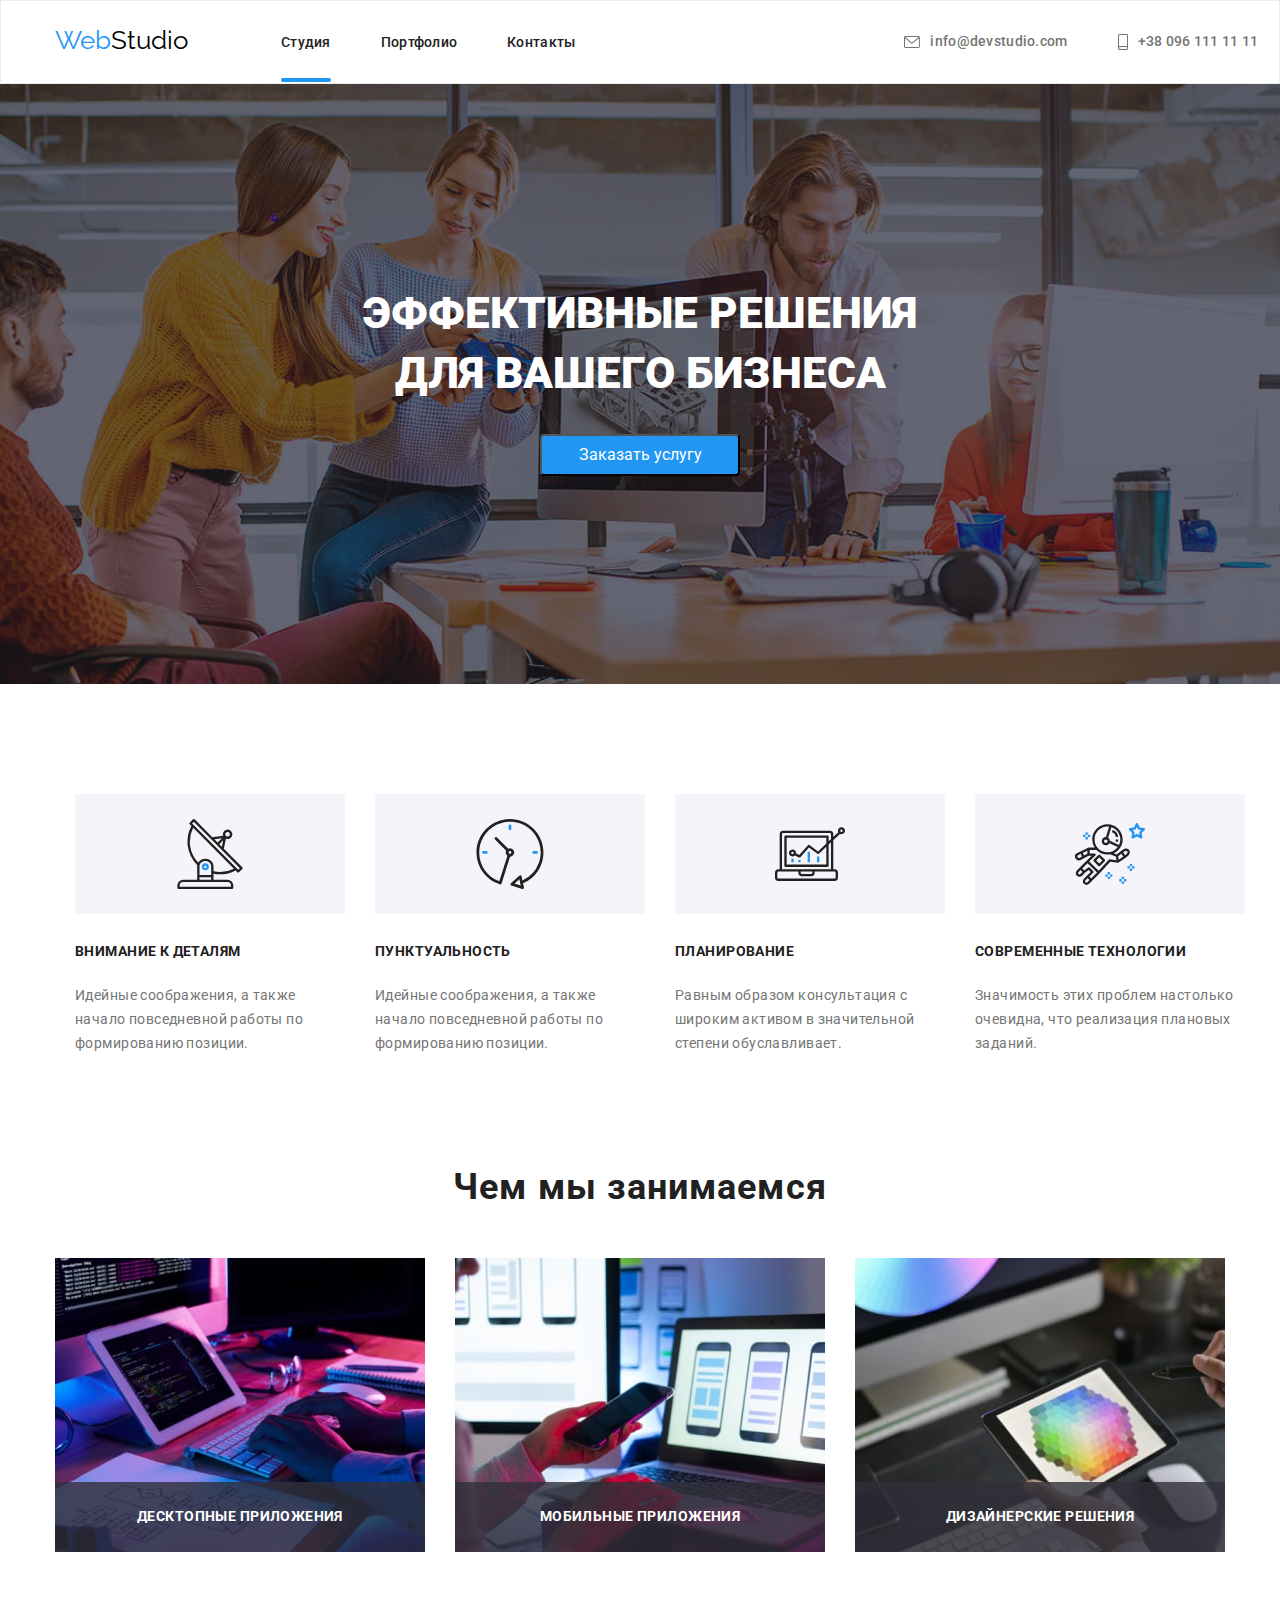
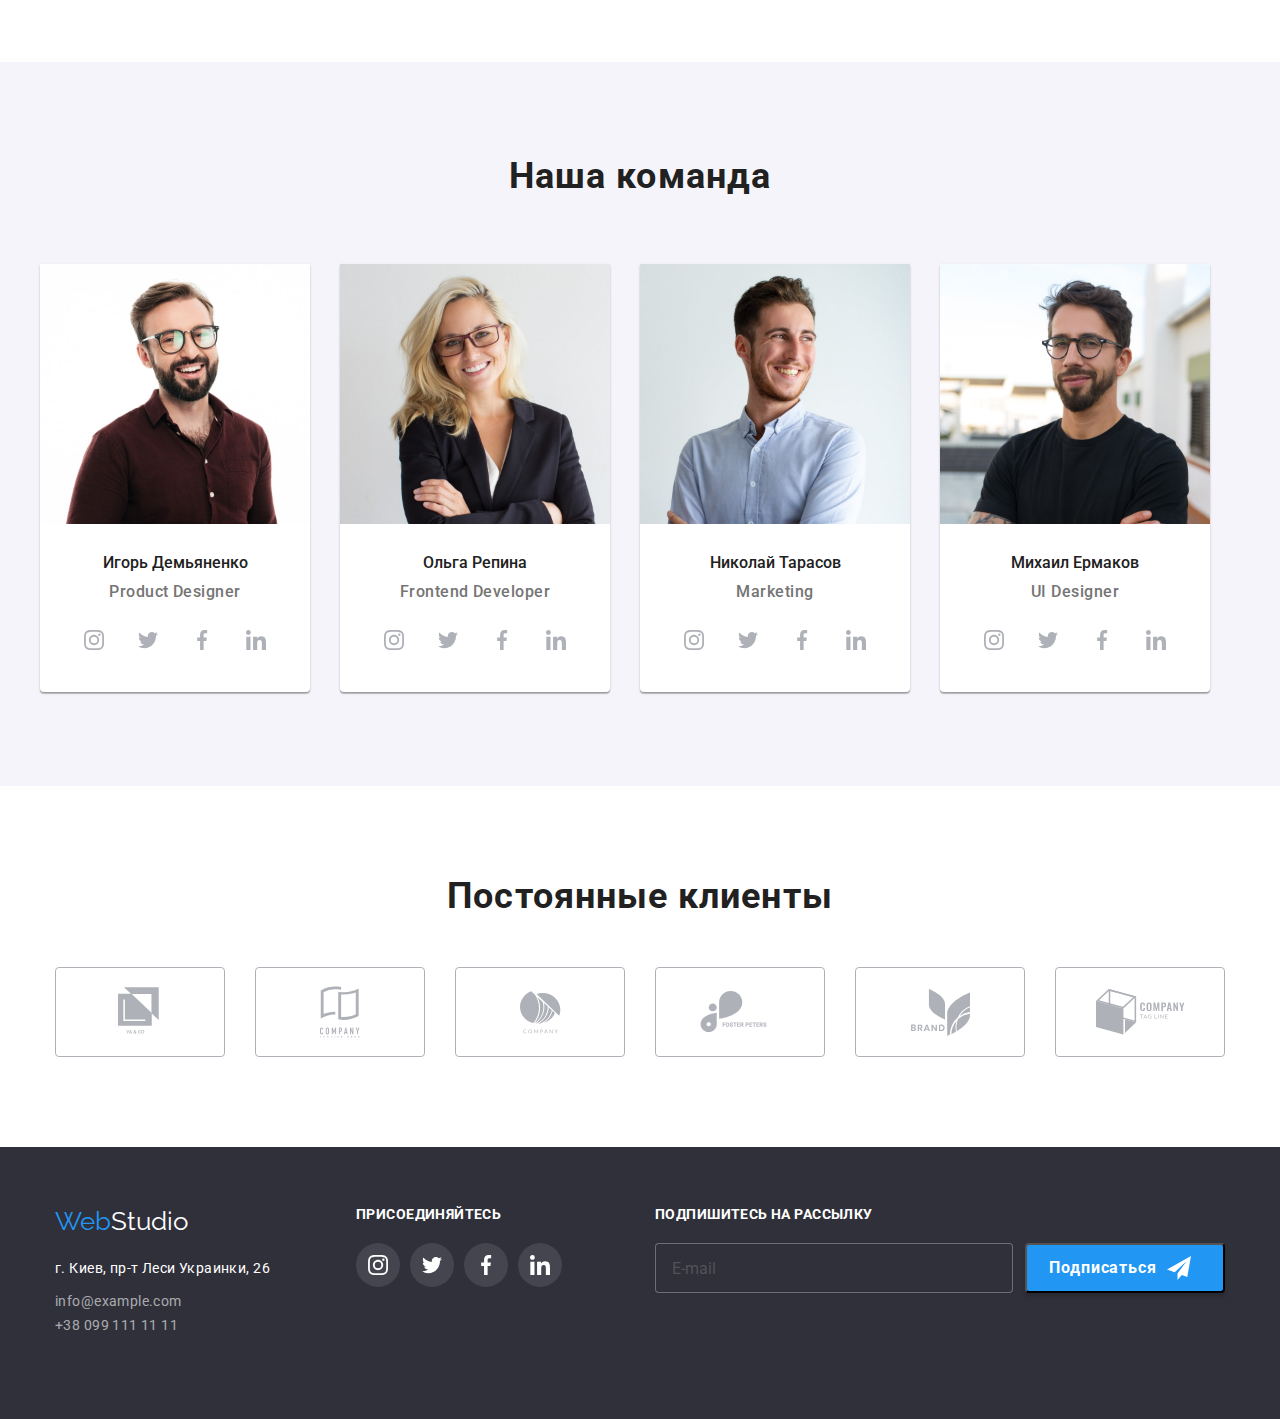
<file: index.html>
<!DOCTYPE html>
<html lang="ru">
<head>
    <meta charset="UTF-8">
    <meta name="viewport" content="width=device-width, initial-scale=1.0">
    <title>WebStudio</title>
    <link rel="preconnect" href="https://fonts.gstatic.com">
    <link href="https://fonts.googleapis.com/css2?family=Raleway:wght@700&family=Roboto:wght@400;500;700;900&display=swap"
      rel="stylesheet">
          <link rel="stylesheet" href="https://cdnjs.cloudflare.com/ajax/libs/modern-normalize/1.0.0/modern-normalize.min.css" />
    <link rel="stylesheet" href="./css/style.css">
    
</head>
<body>
    <!-- Шапка страницы -->
 <header class="header">
  <div class="header container">
     <nav class="site-nav">
     <a class="logo" href="./index.html"><span>Web</span>Studio</a>
    <ul class="menu-nav">
     <li><a class="link current" href="index.html">Студия</a></li>
     <li><a class="link" href="./portfolio.html">Портфолио</a></li>
     <li><a class="link" href="#">Контакты</a></li>
    </ul> 
</nav> 
<div class="container-nav">
     <ul class="nav-contacs">
      <li><a class="contact-item" href="mailto:info@devstudio.com">
        <svg class="link-icon" width="16" height="12">
          <use href="./img/symbol-defs.svg#icon-envelope-hover"></use> 
        </svg> info@devstudio.com</a></li>
      <li><a class="contact-item" href="tel:+380961111111"><svg class="link-icon " width="10" height="16" >
        <use href="./img/symbol-defs.svg#icon-smartphone"></use>
      </svg> +38 096 111 11 11</a></li>
     </ul>
    </div>
    </div>
    </header> 
    
<main>
 <!-- Hero-->
    <section class="hero">
      <div class="hero-container">
        <h1 class="title-hero">Эффективные решения <br> для вашего бизнеса</h1>
        <div class="btn" ><button class="button" href="#" data-modal-open>Заказать услугу</button></div>
        </div>
    </section>

<!-- Особености -->
<section class="features-section">
  <div class="features container">
    <h2> <!-- Особености -->  </h2>
    <ul class="features">
        <li class="features-item">
           <div class="thumb">
          <svg class="features-icon" width="70px" height="70px">
            <use href="./img/symbol-defs.svg#icon-antenna" ></use>
          </svg>
          </div>
        <h3 class="title-features">Внимание к деталям</h3>
        <p class="text-features">Идейные соображения, а также начало повседневной работы по 
        формированию позиции.</p></li>
        <li class="features-item">
          <div class="thumb">
          <svg class="features-icon" width="70px" height="70px">
            <use href="./img/symbol-defs.svg#icon-clock"></use>
          </svg>
          </div>
        <h3 class="title-features">Пунктуальность</h3>
        <p class="text-features">Идейные соображения, а также начало повседневной работы по
        формированию позиции.</p></li>
        <li class="features-item">
          <div class="thumb">
          <svg class="features-icon" width="70px" height="70px">
            <use href="./img/symbol-defs.svg#icon-diagram"></use>
          </svg>
          </div>
        <h3 class="title-features">Планирование</h3>
        <p class="text-features">Равным образом консультация с широким активом в значительной
          степени обуславливает.</p>
        </li>
        <li class="features-item">
          <div class="thumb">
          <svg class="features-icon" width="70px" height="70px">
            <use href="./img/symbol-defs.svg#icon-astronaut"></use>
          </svg>
          </div>
        <h3 class="title-features">Современные технологии</h3>
        <p class="text-features">Значимость этих проблем настолько очевидна, что реализация
     плановых заданий.</p>
        </li>
    </ul>
    </div>
</section>
<!-- Чем занимаемся -->
    <section class="work-section">
      <div class="work container">
      <h2 class="title-work">Чем мы занимаемся</h2>
        <ul class="work-list">
          <li>
          <div class="thumb-work-list"><img src="./img/img1.jpg" alt="пишет код на пк" width="370" height="294" />
          <p class="work-list-title">десктопные приложения</p>
        </div></li>
          <li>
          <div class="thumb-work-list"><img src="./img/img2.jpg" alt="создает дизайн" width="370" height="294" />
            <p class="work-list-title">мобильные приложения</p>
          </div></li>
          <li>
            <div class="thumb-work-list"><img src="./img/img3.jpg" alt="выбирает цветовую палитру" width="370" height="294" />
            <p class="work-list-title">дизайнерские решения</p>
          </div></li> 
        </ul>
        </div>
    </section>
  <!-- Наша команда -->
    <section class="team-section">
      <div class="team-container">
      <h2 class="team-title">Наша команда</h2>
        <ul class="team-list">
          <li><img src="./img/Демьяненко.jpg" alt="#" width="270" height="260">
          <h3 class="teammate-name">Игорь Демьяненко</h3>
          <p class="teammate-name-posittion">Product Designer</p>
          <ul class="social-list">
            <li  class="social-item">
          <a class="socila-link-icon" href="instagram"> <svg class="social-icon">
          <use href="./img/symbol-defs.svg#icon-instagram"></use>
          </svg> </a>
            </li>
          <li class="social-item">
          <a class="socila-link-icon" href="twitter"> <svg class="social-icon">
    <use href="./img/symbol-defs.svg#icon-twitter"></use>
          </svg> </a>
            </li>
          <li class="social-item">
          <a class="socila-link-icon" href="facebook"> <svg class="social-icon">
              <use href="./img/symbol-defs.svg#icon-facebook"></use>
            </svg> </a>
          </li>
          <li class="social-item">
          <a class="socila-link-icon" href="linkedin"> <svg class="social-icon">
              <use href="./img/symbol-defs.svg#icon-linkedin"></use>
            </svg> </a>
          </li>
         </ul>
        </li>
          <li><img src="./img/Репина.jpg" alt="#" width="270" height="260">
          <h3 class="teammate-name">Ольга Репина</h3>
          <p class="teammate-name-posittion">Frontend Developer</p>
        <ul class="social-list">
          <li class="social-item">
            <a class="socila-link-icon" href="instagram"> <svg class="social-icon">
                <use href="./img/symbol-defs.svg#icon-instagram"></use>
              </svg> </a>
          </li>
          <li class="social-item">
            <a class="socila-link-icon" href="twitter"> <svg class="social-icon">
                <use href="./img/symbol-defs.svg#icon-twitter"></use>
              </svg> </a>
          </li>
          <li class="social-item">
            <a class="socila-link-icon" href="facebook"> <svg class="social-icon">
                <use href="./img/symbol-defs.svg#icon-facebook"></use>
              </svg> </a>
          </li>
          <li class="social-item">
            <a class="socila-link-icon" href="linkedin"> <svg class="social-icon">
                <use href="./img/symbol-defs.svg#icon-linkedin"></use>
              </svg> </a>
          </li>
        </ul>
        </li>
          <li><img src="./img/Тарасов.jpg" alt="#" width="270" height="260">
          <h3 class="teammate-name">Николай Тарасов</h3>
          <p class="teammate-name-posittion">Marketing</p>
        <ul class="social-list">
          <li class="social-item">
            <a class="socila-link-icon" href="instagram"> <svg class="social-icon">
                <use href="./img/symbol-defs.svg#icon-instagram"></use>
              </svg> </a>
          </li>
          <li class="social-item">
            <a class="socila-link-icon" href="twitter"> <svg class="social-icon">
                <use href="./img/symbol-defs.svg#icon-twitter"></use>
              </svg> </a>
          </li>
          <li class="social-item">
            <a class="socila-link-icon" href="facebook"> <svg class="social-icon">
                <use href="./img/symbol-defs.svg#icon-facebook"></use>
              </svg> </a>
          </li>
          <li class="social-item">
            <a class="socila-link-icon" href="linkedin"> <svg class="social-icon">
                <use href="./img/symbol-defs.svg#icon-linkedin"></use>
              </svg> </a>
          </li>
        </ul>
        </li>
          <li><img src="./img/Ермаков.jpg" alt="#" width="270" height="260">
          <h3 class="teammate-name">Михаил Ермаков</h3>
          <p class="teammate-name-posittion">UI Designer</p>
        <ul class="social-list">
          <li class="social-item">
            <a class="socila-link-icon" href="instagram"> <svg class="social-icon">
                <use href="./img/symbol-defs.svg#icon-instagram"></use>
              </svg> </a>
          </li>
          <li class="social-item">
            <a class="socila-link-icon" href="twitter"> <svg class="social-icon">
                <use href="./img/symbol-defs.svg#icon-twitter"></use>
              </svg> </a>
          </li>
          <li class="social-item">
            <a class="socila-link-icon" href="facebook"> <svg class="social-icon">
                <use href="./img/symbol-defs.svg#icon-facebook"></use>
              </svg> </a>
          </li>
          <li class="social-item">
            <a class="socila-link-icon" href="linkedin"> <svg class="social-icon">
                <use href="./img/symbol-defs.svg#icon-linkedin"></use>
              </svg> </a>
          </li>
        </ul>
        </li>
        </ul>
        </div>
    </section>
    <!-- Наши клиенты -->
    <section class="partner">
      <div class="container">
      <h1>Постоянные клиенты</h1>
      <ul class="partner-list">
      <li>
        <a class="partner-link-icon" href="ya$co"> <svg class="partner-icon" width="45px" height="50px">
            <use href="./img/symbol-defs.svg#icon-logo-1"></use>
          </svg> </a>
      </li>
      <li>
        <a class="partner-link-icon" href="tagline-here"> <svg class="partner-icon" width="40px" height="52px">
            <use href="./img/symbol-defs.svg#icon-logo-2" ></use>
          </svg> </a>
      </li>
      <li>
        <a class="partner-link-icon" href="company"> <svg class="partner-icon" width="41px" height="43px">
            <use href="./img/symbol-defs.svg#icon-Object" ></use>
          </svg> </a>
      </li>
      <li>
        <a class="partner-link-icon" href="fosterpeters"> <svg class="partner-icon" width="80px" height="42px">
            <use href="./img/symbol-defs.svg#icon-logo-4" ></use>
          </svg> </a>
      </li>
      <li>
        <a class="partner-link-icon" href="brand"> <svg class="partner-icon" width="59px" height="47px">
            <use href="./img/symbol-defs.svg#icon-logo-5" ></use>
          </svg> </a>
      </li>
      <li>
        <a class="partner-link-icon" href="tagline"> <svg class="partner-icon" width="89px" height="46px">
            <use href="./img/symbol-defs.svg#icon-Object-1" ></use>
          </svg> </a>
      </li>
      </ul>
</div>
    </section>
</main>
        <!-- Футер -->
<footer class="footer-section"> 
  <div class="footer container">
    <div class="footer-inf">
    <a class="footer-logo" href="./index.html"><span>Web</span>Studio</a>
  
    <div class="footer-address">
      <address class="address">
        г. Киев, пр-т Леси Украинки, 26
      </address>
    <address class="address-contact">
      <a href="mailto:info@example.com">info@example.com</a> 
      <br><a href="tel:+380991111111">+38 099 111 11 11</a>  
    </address> 
    </div>
    </div>
    <section class="action">
      <p>Присоединяйтесь</p>
      <ul class="footer-social-list">
        <li><a class="footer-link-icon" href="instagram"> <svg class="social-icon">
              <use href="./img/symbol-defs.svg#icon-instagram"></use>
            </svg> </a>
        </li>
        <li><a class="footer-link-icon" href="twitter"> <svg class="social-icon">
              <use href="./img/symbol-defs.svg#icon-twitter"></use>
            </svg> </a></li>
        <li><a class="footer-link-icon" href="facebook"> <svg class="social-icon">
              <use href="./img/symbol-defs.svg#icon-facebook"></use>
            </svg> </a></li>
        <li><a class="footer-link-icon" href="linkedin"> <svg class="social-icon">
              <use href="./img/symbol-defs.svg#icon-linkedin"></use>
            </svg> </a></li>
      </ul>
    </section>

    <section class="footer-form-field">
      <p>подпишитесь на рассылку</p>
<form>
  <label for="mail" class="footer-form-lable"> </label>
  <input type="email" class="footer-form-input" name="mail" id="mail" placeholder="E-mail" />
      <button type="submit" class="subscribe-button"><div class="send-button-container"> Подписаться
        <svg class="send-icon" width="24px" height="24px">
        <use href="./img/defs2.svg#icon-send"></use>
      </svg></div></button>
    </form>
  </section>

    </div>
</footer>

<div class="backdrop is-hidden" data-modal>
  <div class="modal">
    <button class="button-close" data-modal-close><svg class="close-icon" width="18px" height="18px">
      <use href="./img/symbol-defs1.svg#icon-close"></use>
    </svg></button>
<div class="form-speaker">
    <p class="speaker-form-title">Оставьте свои данные, мы вам перезвоним</p>
  <form class="form">
    <div class="form-field">

    <label for="name" class="form-label">
      <span class="form-label-text">Имя</span>
      <input type="text" class="form-input" name="name" id="name" />
    <svg class="label-icon" width="18px" height="18px">
      <use href="./img/defs2.svg#icon-person" ></use></svg>
    </label>
  </div>

<div class="form-field">
  <label for="tel" class="form-label">
    <span class="form-label-text">Телефон</span>
    <input type="tel" class="form-input" name="tel" id="tel" />
  <svg class="label-icon" width="18px" height="18px">
    <use href="./img/defs2.svg#icon-phone"></use>
  </svg>
  </label>
  </div>

<div class="form-field">

  <label for="mail-input" class="form-label">
    <span class="form-label-text">Почта</span>
    <input type="email" class="form-input" name="mail" id="mail-input" />
  <svg class="label-icon" width="18px" height="18px">
    <use href="./img/defs2.svg#icon-email"></use>
  </svg>
  </label>
</div>

  <label for="comment"> 
    <span class="form-label-text">Коментарий</span>
    <textarea class="modal-form-message" name="comment" id="comment" placeholder="Введите текст"></textarea></label>
 
   <input type="checkbox" name="user-policy" value="accept-policy" id="user-policy" class="form-policy visually-hidden" />
  <label for="user-policy" class="form-policy-text"><span class="user-policy-text">Соглашаюсь с рассылкой и принимаю  <a href="#">Условия договора</a></span> </label>
<button class="input-button" type="submit">Отправить</button>

</form>
</div>
</div>
  </div>
  
<script src="./js/modal.js"></script>
</body>
</html>
</file>
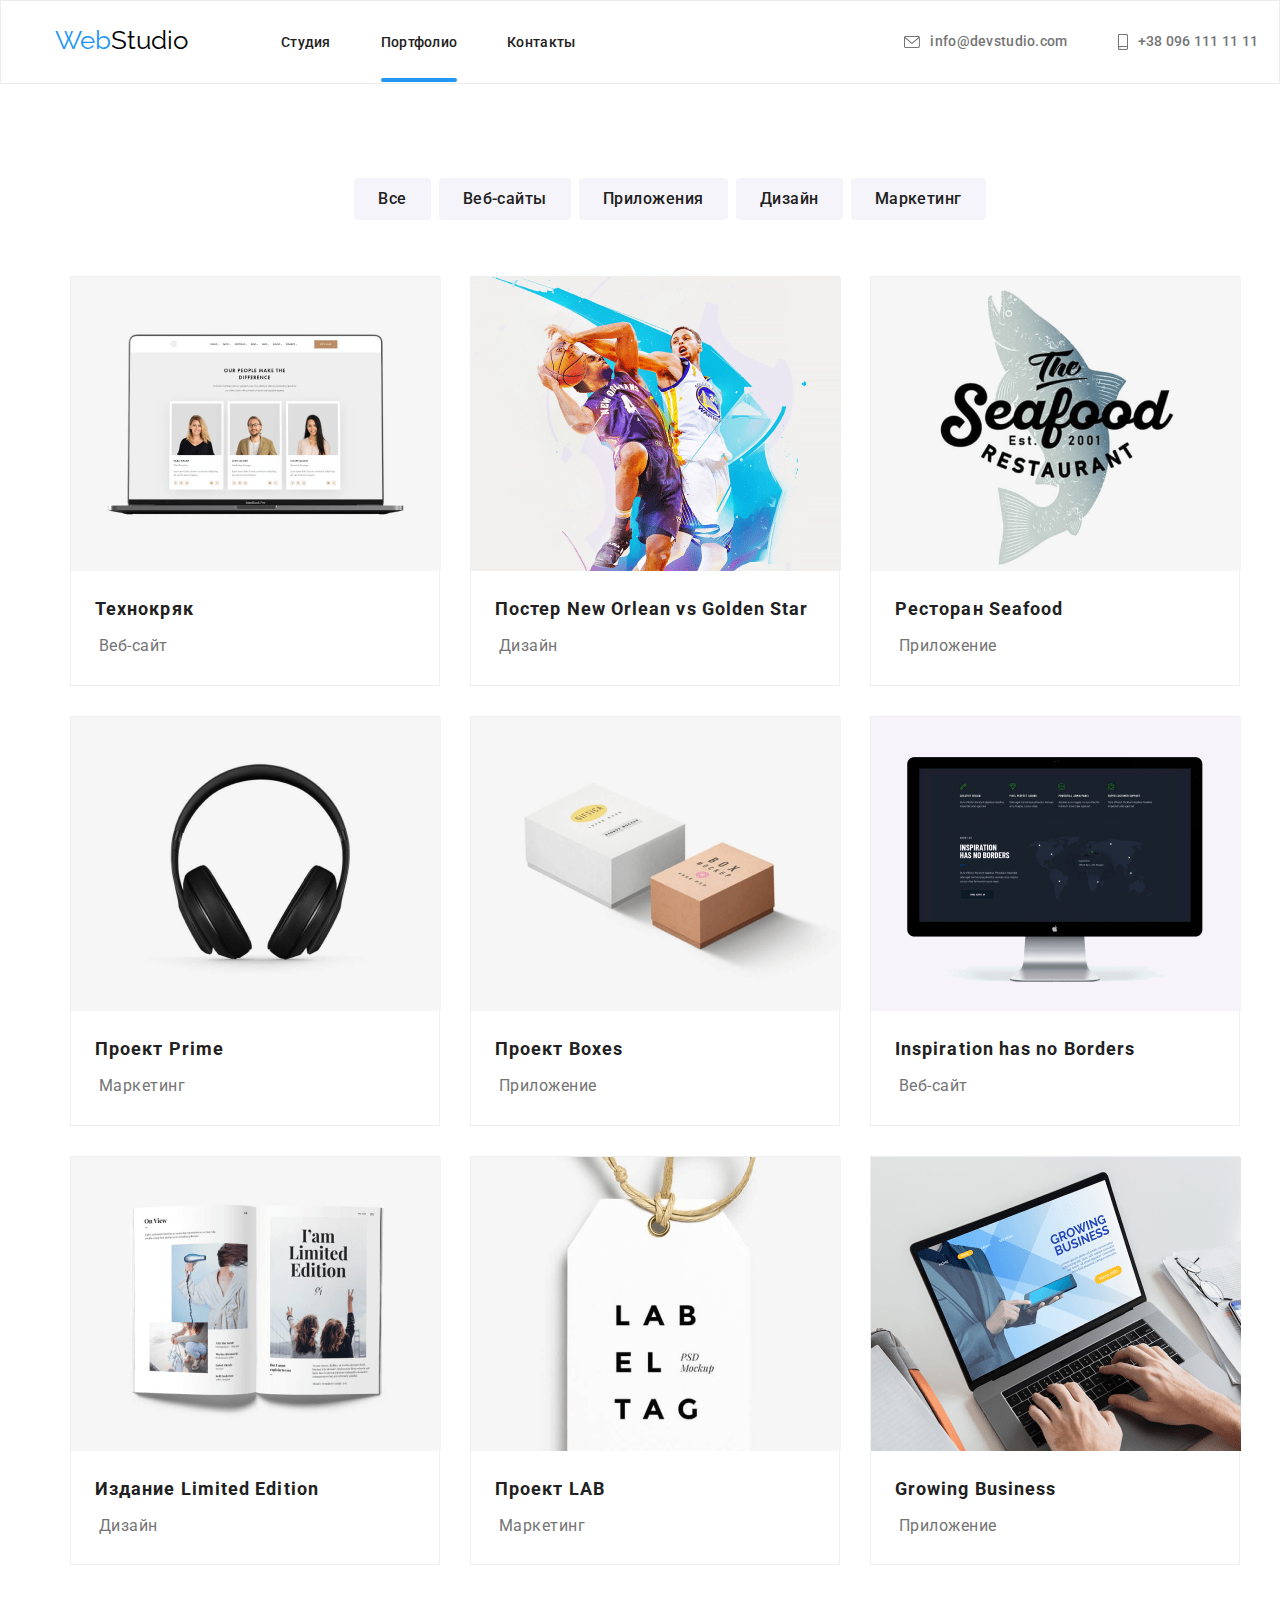
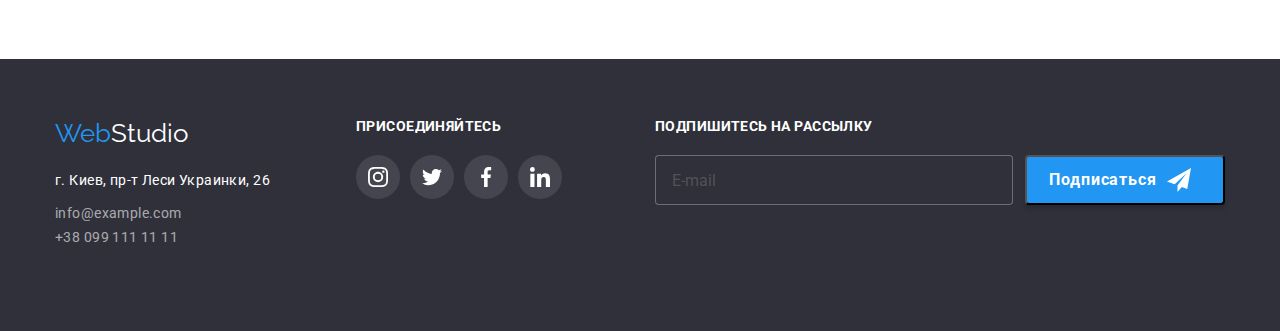
<file: portfolio.html>
<!DOCTYPE html>
<html lang="ru">
<head>
    <meta charset="UTF-8">
    <meta name="viewport" content="width=device-width, initial-scale=1.0">
    <title>Portfolio</title>
    <link rel="preconnect" href="https://fonts.gstatic.com">
    <link href="https://fonts.googleapis.com/css2?family=Raleway:wght@700&family=Roboto:wght@400;500;700;900&display=swap"
        rel="stylesheet">
    <link rel="stylesheet" href="https://cdnjs.cloudflare.com/ajax/libs/modern-normalize/1.0.0/modern-normalize.min.css" />
    <link rel="stylesheet" href="./css/style.css">
    </head>
        <body>
        <!-- Шапка страницы -->
        
    <header class="header">
        <div class="header container">
            <nav class="site-nav">
                <a class="logo" href="./index.html"><span>Web</span>Studio</a>
                <ul class="menu-nav">
                    <li><a class="link" href="index.html">Студия</a></li>
                    <li><a class="link current" href="./portfolio.html">Портфолио</a></li>
                    <li><a class="link" href="#">Контакты</a></li>
                </ul>
            </nav>
        <div class="container-nav">
        <ul class="nav-contacs">
        <li><a class="contact-item" href="mailto:info@devstudio.com">
        <svg class="link-icon" width="16" height="12">
            <use href="./img/symbol-defs.svg#icon-envelope-hover"></use>
        </svg> info@devstudio.com</a></li>
            <li><a class="contact-item" href="tel:+380961111111"><svg class="link-icon" width="10" height="16">
            <use href="./img/symbol-defs.svg#icon-smartphone"></use>
                </svg> +38 096 111 11 11</a></li>
        </ul>
        </div>
    </div>
          
                    </header>
        <main>
            <section class="menu">
                <div class="container">
                <div class="menu-container">
                <ul class="list-menu">
                    <li><button class="button-menu" type="submit">Все </button></li>
                    <li><button class="button-menu" type="submit">Веб-сайты</button></li>
                    <li><button class="button-menu" type="submit">Приложения</button></li>
                    <li><button class="button-menu" type="submit">Дизайн</button></li>
                    <li><button class="button-menu" type="submit">Маркетинг</button></li>
                </ul>
                </div>
        
                <div class="portfolio-container">
            <h1> <!-- Наши работы --> </h1>
        <ul class="portfolio-menu">
            <li  class="item"> <a class="portfolio-item-link" href="#">
                <div class="overlay"> <div class="overlay-text"> <p>Технокряк это современная площадка 
                    распространения коронавируса. Компании используют эту платформу для цифрового
                     шпионажа и атак на защищённые сервера конкурентов.</p> </div>
                    <img src="./img/works/img.png" alt="#" width="370" height="294">
            </div> 
           <div class="container-item"> <h2>Технокряк</h2>
            <p>Веб-сайт</p></div></a>
        </li>
            <li class="item"> <a class="portfolio-item-link" href="#">
                <div class="overlay">
                <div class="overlay-text">
                <p>Технокряк это современная площадка
                    распространения коронавируса. Компании используют эту платформу для цифрового
                    шпионажа и атак на защищённые сервера конкурентов.</p>
                </div>
                <img src="./img/works/img-1.png" alt="#" width="370" height="294"></div>
           <div class="container-item"> <h2>Постер New Orlean vs Golden Star</h2>
            <p>Дизайн</p></div></a>
        </li>     
            <li class="item"> <a class="portfolio-item-link" href="#">
                <div class="overlay">
                    <div class="overlay-text">
                        <p>Технокряк это современная площадка
                            распространения коронавируса. Компании используют эту платформу для цифрового
                            шпионажа и атак на защищённые сервера конкурентов.</p>
                    </div>
                <img src="./img/works/img-2.png" alt="#" width="370" height="294"></div>
           <div class="container-item"> <h2>Ресторан Seafood</h2>
            <p>Приложение</p></div></a>
        </li>     
            <li class="item"> <a class="portfolio-item-link" href="#">
            <div class="overlay">
                <div class="overlay-text">
                    <p>Технокряк это современная площадка
                        распространения коронавируса. Компании используют эту платформу для цифрового
                        шпионажа и атак на защищённые сервера конкурентов.</p>
                </div>
                <img src="./img/works/img-3.png" alt="#" width="370" height="294"></div>
           <div class="container-item"> <h2>Проект Prime</h2>
            <p>Маркетинг</p></div></a>
        </li>        
            <li class="item"> <a class="portfolio-item-link" href="#">
            <div class="overlay">
                <div class="overlay-text">
                    <p>Технокряк это современная площадка
                        распространения коронавируса. Компании используют эту платформу для цифрового
                        шпионажа и атак на защищённые сервера конкурентов.</p>
                </div>
                <img src="./img/works/img-4.png" alt="#" width="370" height="294"></div>
           <div class="container-item"> <h2>Проект Boxes</h2>
            <p>Приложение</p></div></a>
        </li>
            <li class="item"> <a class="portfolio-item-link" href="#">
        <div class="overlay">
            <div class="overlay-text">
                <p>Технокряк это современная площадка
                    распространения коронавируса. Компании используют эту платформу для цифрового
                    шпионажа и атак на защищённые сервера конкурентов.</p>
            </div>
            <img src="./img/works/img-5.png" alt="#" width="370" height="294"></div>
            <div class="container-item"> <h2>Inspiration has no Borders</h2>
            <p>Веб-сайт</p></div></a>
        </li>                      
            <li class="item"> <a class="portfolio-item-link" href="#">
        <div class="overlay">
            <div class="overlay-text">
                <p>Технокряк это современная площадка
                    распространения коронавируса. Компании используют эту платформу для цифрового
                    шпионажа и атак на защищённые сервера конкурентов.</p>
            </div>
            <img src="././img/works/img-6.png" alt="#" width="370" height="294"></div>
        <div class="container-item">  <h2>Издание Limited Edition</h2>
            <p>Дизайн</p></div></a>
        </li>                           
            <li class="item"> <a class="portfolio-item-link" href="#">
        <div class="overlay">
            <div class="overlay-text">
                <p>Технокряк это современная площадка
                    распространения коронавируса. Компании используют эту платформу для цифрового
                    шпионажа и атак на защищённые сервера конкурентов.</p>
            </div>
            <img src="./img/works/img-7.png" alt="#" width="370" height="294"></div>
            <div class="container-item"><h2>Проект LAB</h2>
            <p>Маркетинг</p></div></a>
        </li>                               
            <li class="item"> <a class="portfolio-item-link" href="#">
        <div class="overlay">
            <div class="overlay-text">
                <p>Технокряк это современная площадка
                    распространения коронавируса. Компании используют эту платформу для цифрового
                    шпионажа и атак на защищённые сервера конкурентов.</p>
            </div>
            <img src="./img/works/img-8.png" alt="#" width="370" height="294"></div>
            <div class="container-item"><h2>Growing Business</h2>
            <p>Приложение</p></div></a>
        </li>
        </ul>
        </div>
        </div>
        </section>
    </main>
        <footer class="footer-section">
            <div class="footer container">
                <div class="footer-inf">
                    <a class="footer-logo" href="./index.html"><span>Web</span>Studio</a>
        
                    <div class="footer-address">
                        <address class="address">
                            г. Киев, пр-т Леси Украинки, 26
                        </address>
                        <address class="address-contact">
                            <a href="mailto:info@example.com">info@example.com</a>
                            <br><a href="tel:+380991111111">+38 099 111 11 11</a>
                        </address>
                    </div>
                </div>
                <section class="action">
                    <p>Присоединяйтесь</p>
                    <ul class="footer-social-list">
                        <li><a class="footer-link-icon" href="instagram"> <svg class="social-icon">
                                    <use href="./img/symbol-defs.svg#icon-instagram"></use>
                                </svg> </a>
                        </li>
                        <li><a class="footer-link-icon" href="twitter"> <svg class="social-icon">
                                    <use href="./img/symbol-defs.svg#icon-twitter"></use>
                                </svg> </a></li>
                        <li><a class="footer-link-icon" href="facebook"> <svg class="social-icon">
                                    <use href="./img/symbol-defs.svg#icon-facebook"></use>
                                </svg> </a></li>
                        <li><a class="footer-link-icon" href="linkedin"> <svg class="social-icon">
                                    <use href="./img/symbol-defs.svg#icon-linkedin"></use>
                                </svg> </a></li>
                    </ul>
                </section>
                <section class="footer-form-field">
                    <p>подпишитесь на рассылку</p>
                    <form>
                        <label for="mail" class="footer-form-lable"> </label>
                        <input type="email" class="footer-form-input" name="mail" id="mail" placeholder="E-mail" />
                        <button type="submit" class="subscribe-button">
                            <div class="send-button-container"> Подписаться
                                <svg class="send-icon" width="24px" height="24px">
                                    <use href="./img/defs2.svg#icon-send"></use>
                                </svg>
                            </div>
                        </button>
                    </form>
                </section>
            </div>
        </footer>
        </body>
        </html>
</file>
<file: css/style.css>
:root {
  --primary-text-color: #212121;
  --title-text-color: #757575;
  --accent-color: #2196f3;
  --timing-function: cubic-bezier(0.4, 0, 0.2, 1);
}
*,
*::before,
*::after {
  box-sizing: border-box;
}

img {
  display: block;
}

body {
  font-family: Roboto, sans-serif;
}
.container {
  width: 1200px;
  padding-left: 15px;
  padding-right: 15px;
  margin: 0 auto;
}
/* <!============ Header =============*/

.header .container {
  display: flex;
  align-items: center;
  border: none;
}
.header {
  display: flex;
  align-items: center;
  border: 1px solid #ececec;
}

.site-nav {
  display: flex;
}

.logo {
  text-decoration: none;
  color: #000000;
  font-size: 26px;
  height: 1.19;
  font-family: Raleway, sans-serif;
  font-size: 26px;
  line-height: 1.19;
  padding-top: 24px;
}

.logo span {
  color: var(--accent-color);
}
.footer-logo {
  text-decoration: none;
  color: #ffffff;
  font-size: 26px;
  height: 1.19;
  font-family: Raleway, sans-serif;

  display: inline-block;
}
.footer-logo span {
  color: var(--accent-color);
}

.link:hover,
.link:focus {
  color: var(--accent-color);
}
.link {
  text-decoration: none;
  color: var(--primary-text-color);
  font-size: 14px;
  font-weight: 500;
  line-height: 1.14;
  letter-spacing: 0.02em;

  padding-top: 32px;
  padding-bottom: 32px;

  position: relative;
  transition-duration: 250ms;
  transition-timing-function: var(--timing-function);
}
li {
  list-style-type: none;
}
.nav-contacs a {
  text-decoration: none;
  color: var(--title-text-color);
  font-size: 14px;
  font-weight: 500;
  line-height: 1.14;
  letter-spacing: 0.02em;
}
.nav-contacs {
  display: flex;
  margin-top: 0px;
  margin-bottom: 0px;
  min-width: 360px;
  padding: 0px;
}

.container-nav {
  padding-left: 329px;
  padding-top: 32px;
  padding-bottom: 32px;
}

.nav-contacs :not(:first-child) {
  margin-left: 50px;
}

.menu-nav {
  display: flex;
  margin: 0px;
  padding-top: 32px;
  padding-bottom: 32px;
  padding-left: 93px;
}

.menu-nav :not(:first-child) {
  margin-left: 50px;
}
.nav-contacs a:hover,
.nav-contacs a:focus {
  color: var(--accent-color);
}

h1,
h2,
h3,
p {
  color: var(--primary-text-color);
}
.contact-item {
  display: flex;
  align-items: center;
  justify-content: flex-end;

  transition-duration: 250ms;
  transition-timing-function: var(--timing-function);
}
.link-icon {
  margin-right: 10px;
  fill: currentColor;
}
.link.current::after {
  content: "";
  display: block;
  width: 100%;
  height: 4px;
  border-radius: 2px;
  background-color: var(--accent-color);

  position: absolute;
  left: 0px;
  bottom: 0px;
}
/* =======================ouer team===============  */

.team-title {
  font-weight: bold;
  font-size: 36px;
  line-height: 1.16;
  letter-spacing: 0.03em;
  text-align: center;

  margin: 0px;
}
.team-list p {
  color: var(--title-text-color);
  font-size: 16px;
  font-weight: 500;
  line-height: 1.18;
  letter-spacing: 0.03em;

  padding-top: 10px;
  margin: 0px;
}
.team-list h3 {
  font-weight: 500;
  font-size: 16px;
  line-height: 1.18;

  padding-top: 30px;
  margin: 0px;
}
.team-list > li:not(:last-child) {
  margin-right: 30px;
}
.team-section {
  text-align: center;
  background-color: #f5f4fa;
  padding-left: 15px;
  padding-right: 15px;
  padding-bottom: 94px;
  padding-top: 94px;
}
.team-container {
  width: 1200px;
  margin-left: auto;
  margin-right: auto;
}
.team-list {
  display: flex;
  align-items: center;
  margin-bottom: 0px;

  padding-left: 0px;
  padding-top: 50px;
}
.team-list > li {
  background-color: #ffffff;
  box-shadow: 0px 1px 3px rgba(0, 0, 0, 0.12), 0px 1px 1px rgba(0, 0, 0, 0.14),
    0px 2px 1px rgba(0, 0, 0, 0.2);
  border-radius: 0px 0px 4px 4px;
}
.social-list {
  display: flex;
  justify-content: space-between;
  margin: 0px;
  padding: 16px 32px 30px 32px;
}
.socila-link-icon {
  display: flex;
  justify-content: center;
  align-items: center;
  text-decoration: none;

  color: #afb1b8;
  width: 44px;
  height: 44px;
  border-radius: 50%;

  transition-duration: 250ms;
  transition-timing-function: var(--timing-function);
}
.social-icon {
  fill: currentColor;
  width: 20px;
  height: 20px;
}
.socila-link-icon:hover,
.socila-link-icon:focus {
  background-color: var(--accent-color);
  color: #ffffff;
}

/* =======================footer=====================  */
.footer-address {
  padding-top: 20px;
}
.footer-section {
  background-color: #2f303a;
  display: flex;
  align-items: center;
  padding: 60px 0;
}
.footer-section .container {
  display: flex;
}
footer {
  min-height: 252px;
}

.footer-inf {
  display: block;
  min-width: 231px;
}

.address {
  font-style: normal;
  color: #ffffff;
  font-size: 14px;
  line-height: 1.71;
  letter-spacing: 0.03em;
}
.address-contact a {
  text-decoration: none;
  color: rgba(255, 255, 255, 0.6);
  font-style: normal;
  font-size: 14px;
  line-height: 1.71;
  letter-spacing: 0.03em;
}

.address-contact {
  padding-top: 9px;
}
.footer-link-icon {
  display: flex;
  justify-content: center;
  align-items: center;
  text-decoration: none;
  background-color: rgba(255, 255, 255, 0.1);
  color: #ffffff;
  width: 44px;
  height: 44px;
  border-radius: 50%;

  transition-duration: 250ms;
  transition-timing-function: var(--timing-function);
}
.footer-icon {
  fill: currentColor;
  width: 20px;
  height: 20px;
}
.footer-link-icon:hover,
.footer-link-icon:focus {
  background-color: var(--accent-color);
  color: #ffffff;
}
.action {
  display: inline-block;
  padding-bottom: 72px;
  padding-left: 70px;
}
.action p {
  margin: 0;
  color: #ffffff;
  font-size: 14px;
  font-weight: 700;
  line-height: 1.14;
  letter-spacing: 0.03em;
  text-align: left;
  text-transform: uppercase;

  padding-bottom: 20px;
}
.footer-social-list {
  display: flex;
  justify-content: center;
  align-items: center;
  margin: 0px;
  padding: 0px;
}
.footer-social-list > li:not(:last-child) {
  margin-right: 10px;
}

.footer-form-field {
  position: relative;
  min-width: 570px;
  margin-left: 93px;
  justify-content: space-around;
}
.footer-form-field form {
  display: flex;
  justify-content: space-between;
}

.footer-form-field p {
  font-size: 14px;
  font-weight: 700;
  line-height: 1.14;
  letter-spacing: 0.03em;
  text-align: left;
  text-transform: uppercase;
  color: #ffffff;
  margin: 0px;
  padding: 0 0 20px;
}
.subscribe-button {
  min-width: 200px;
  height: 50px;
  font-weight: bold;
  font-size: 16px;
  line-height: 1.87;
  letter-spacing: 0.06em;

  padding: 0;
  margin-left: 12px;

  color: #ffffff;
  background-color: var(--accent-color);
  box-shadow: 0px 4px 4px rgba(0, 0, 0, 0.15);
  border-radius: 4px;
}

.send-button-container {
  display: flex;
  justify-content: center;
  align-items: center;
}
.send-icon {
  margin: 10px;
}

.footer-form-input {
  min-width: 358px;
  height: 50px;
  padding-top: 15px;
  padding-bottom: 15px;
  padding-left: 16px;
  background: #2f303a;

  border: 1px solid rgba(255, 255, 255, 0.3);
  box-sizing: border-box;
  /*filter: drop-shadow(0px 4px 4px rgba(0, 0, 0, 0.15));*/
  border-radius: 4px;
}

input[type="email"]:focus {
  color: #ffffff;
}

.footer-form-lable {
  position: absolute;
  top: 35%;
  left: 109px;
  color: rgba(255, 255, 255, 0.6);
}
/*===========Partner================*/

.partner {
  padding-bottom: 90px;
  padding-top: 90px;
}
.partner h1 {
  font-size: 36px;
  font-style: normal;
  font-weight: 700;
  line-height: 1.16;
  letter-spacing: 0.03em;
  text-align: center;
  padding-bottom: 50px;
  margin: 0;
}
.partner-list {
  display: flex;
  align-items: center;
  margin: 0;
  padding: 0;
}
.partner-list > li:not(:last-child) {
  margin-right: 30px;
}

.partner-link-icon {
  display: flex;
  justify-content: center;
  align-items: center;
  border: 1px solid #afb1b8;
  border-radius: 4px;
  fill: #afb1b8;
  width: 170px;
  height: 90px;

  transition-duration: 250ms;
  transition-timing-function: var(--timing-function);
}

.partner-icon :nth-child {
  width: 44px;
  height: 49px;
}

.partner-link-icon:hover,
.partner-link-icon:focus {
  fill: var(--accent-color);
  border: 1px solid var(--accent-color);
  border-radius: 4px;
}

/* =================hero============ */
.hero a {
  font-weight: bold;
  font-size: 16px;
  line-height: 1.87;
  letter-spacing: 0.06em;
}
.btn .button {
  display: inline-block;
  min-width: 200px;
  padding: 10px 32px;
  text-decoration: none;
  border-radius: 4px;
  background-color: var(--accent-color);
  color: #ffffff;
}
.btn {
  padding-bottom: 200;
}
.hero {
  max-width: 1600px;
  text-align: center;
  min-height: 600px;
  background: #c4c4c4;
  background-image: linear-gradient(
      rgba(47, 48, 58, 0.4),
      rgba(47, 48, 58, 0.4)
    ),
    url("../img/hero.jpg");

  background-size: cover;
  background-position: center;

  margin-top: 0px;
  margin: auto;
}

.title-hero {
  padding-bottom: 30px;
  padding-top: 200px;
  margin-bottom: 0;
  margin-top: 0;

  color: #ffffff;
  font-weight: 900;
  font-size: 44px;
  line-height: 1.36;
  text-align: center;
  text-transform: uppercase;

  /*============backdrop============*/
}
.backdrop {
  position: fixed;
  top: 0;
  left: 0;

  width: 100%;
  height: 100%;
  background-color: rgba(0, 0, 0, 0.2);
  opacity: 1;
  transition: opacity 250ms var(--timing-function);
}
.backdrop.is-hidden {
  opacity: 0;
  pointer-events: none;
}
.modal {
  position: absolute;
  top: 50%;
  left: 50%;
  transform: translate(-50%, -50%);

  border-radius: 4px;
  padding: 40px;
  width: 528px;
  height: 581px;
  background-color: #ffffff;
  box-shadow: 0px 1px 3px rgba(0, 0, 0, 0.12), 0px 1px 1px rgba(0, 0, 0, 0.14),
    0px 2px 1px rgba(0, 0, 0, 0.2);
}
.button-close {
  position: absolute;
  top: 8px;
  right: 8px;

  display: flex;
  align-items: center;
  justify-content: center;
  border-radius: 50%;
  border: 1px solid rgba(0, 0, 0, 0.1);

  width: 30px;
  height: 30px;
  background-color: #ffffff;
  fill: #000000;
}
.button-close:hover {
  border-radius: 50px;
  outline: none;
}
.button-close:focus {
  border-radius: 50px;
  outline: none;
}
.form {
  height: 58px;
  width: 448px;
  display: flex;
  flex-direction: column;
}

.label-icon {
  bottom: 0%;
  left: 12px;
  display: block;
  position: absolute;
}
.form-input {
  width: 100%;
  height: 40px;
  border: 1px solid rgba(33, 33, 33, 0.2);
  border-radius: 4px;
  padding-left: 42px;
  margin-top: 4px;
  transition: border-color 250ms linear;
}
.form-input:focus {
  outline: none;
  border: 1px solid var(--accent-color);
}

.form-input:focus + .label-icon {
  fill: var(--accent-color);
}
.form-speaker p {
  font-size: 20px;
  font-weight: 700;
  line-height: 1.15;
  letter-spacing: 0.03em;
  text-align: center;

  margin: 0px;
  padding-bottom: 12px;
}

.form-label {
  position: relative;
  margin-top: 10px;
}

.modal-form-message {
  width: 100%;
  height: 120px;
  border: 1px solid rgba(33, 33, 33, 0.2);
  border-radius: 4px;
  padding: 12px 16px;
  margin-top: 4px;
  margin-bottom: 20px;
  resize: none;
  transition: border-color 250ms linear;
}
.modal-form-message:focus {
  outline: none;
  border-color: var(--accent-color);
}
.form-policy:checked + .form-policy-text::before {
  background-image: url("../img/icon-check.svg");
  border: none;
}

.form-policy-text {
  margin-bottom: 30px;
}

.form-policy-text::before {
  background-size: cover;
  content: "";
  display: inline-block;
  background-origin: content-box;
  width: 16px;
  height: 16px;
  border: 1px solid #000000;
  margin-top: 10px;
  margin-right: 8px;
}
.visually-hidden {
  position: absolute !important;
  clip: rect (1px 1px 1px 1px);
  clip: rect (1px, 1px, 1px, 1px);
  padding: 0 !important;
  border: 0 !important;
  height: 1px !important;
  width: 0px !important;
  overflow: hidden;
}
.form-field {
  display: block;
  padding-bottom: 10px;
}
.input-button {
  display: block;
  margin: 0 auto;

  width: 200px;
  min-height: 50px;
  font-weight: bold;
  font-size: 16px;
  line-height: 1.87;
  letter-spacing: 0.06em;

  color: #ffffff;
  background-color: var(--accent-color);
  box-shadow: 0px 4px 4px rgba(0, 0, 0, 0.15);
  border-radius: 4px;
}
.form-label-text {
  color: var(--title-text-color);
  font-size: 12px;
  font-weight: 400;
  line-height: 1.16;
  letter-spacing: 0.01em;
}
::-webkit-input-placeholder {
  color: rgba(117, 117, 117, 0.5);
}
::-moz-placeholder {
  color: rgba(117, 117, 117, 0.5);
} /* Firefox 19+ */
:-moz-placeholder {
  color: rgba(117, 117, 117, 0.5);
} /* Firefox 18- */
:-ms-input-placeholder {
  color: rgba(117, 117, 117, 0.5);
}

.user-policy-text {
  font-weight: normal;
  font-size: 14px;
  line-height: 1.71;
  letter-spacing: 0.03em;

  color: #757575;
}
/*=================work list===============*/
.title-work {
  margin: 0px;
  text-align: center;

  font-weight: bold;
  font-size: 36px;
  line-height: 42px;
  letter-spacing: 0.03em;
}
.work-section {
  align-items: center;
  padding-top: 94px;
  padding-bottom: 94px;
  margin: 0px;
}
.work-list {
  display: flex;
  justify-content: center;
  margin-top: 0px;
  padding-top: 50px;
  padding-left: 0px;
}
.work-list-title {
  font-weight: bold;
  font-size: 14px;
  line-height: 1.14;
  text-align: center;
  letter-spacing: 0.03em;
  text-transform: uppercase;

  padding: 27px 0px;
  margin: 0px;

  width: 100%;

  background: rgba(47, 48, 58, 0.8);
  color: #ffffff;

  position: absolute;
  bottom: 0px;
  left: 0px;
}

.thumb-work-list {
  position: relative;
}

.work-list li:not(:last-child) {
  padding-right: 30px;
}
/*=============features================*/
.features {
  display: flex;
  justify-content: center;
}
.features h2 {
  margin-top: 0px;
  margin-right: 0px;
}
.features h3 {
  font-weight: bold;
  font-size: 14px;
  line-height: 1.14;
  letter-spacing: 0.03em;
  font-family: Roboto;
  text-transform: uppercase;

  margin-top: 0px;
  margin-bottom: 0px;
}
.features p {
  color: var(--title-text-color);
  font-weight: normal;
  font-size: 14px;
  line-height: 1.71;
  letter-spacing: 0.03em;

  padding-top: 10px;
  margin-bottom: 0px;
  margin-right: 0px;
}
ul .features {
  padding: 0px;
  margin-top: 0;
}
.features-section {
  padding-top: 94px;
}

.features > li:not(:last-child) {
  margin-right: 30px;
}
.features-item {
  width: 270px;
}
.thumb {
  margin-bottom: 30px;
  background-color: #f5f4fa;
}

.features-icon {
  display: flex;
  height: 120px;
  width: 270px;
  padding: 25px 100px;
}

/*=======================Портфолио====================*/
.menu {
  width: 1200px;
  padding-left: 15px;
  padding-right: 15px;
  padding-bottom: 94px;
  padding-top: 94px;

  margin-left: auto;
  margin-right: auto;
}
.our-work {
  font-size: 36px;
  line-height: 1.16;
  text-align: center;
}
.container-item {
  padding: 20px 24px;
}
.container-item h2 {
  font-weight: bold;
  font-size: 18px;
  line-height: 2;
  letter-spacing: 0.06em;
  color: var(--primary-text-color);
}
.container-item p {
  font-weight: normal;
  font-size: 16px;
  line-height: 1.87;
  letter-spacing: 0.03em;
  color: var(--title-text-color);
}
.link-current {
  font-style: normal;
  font-weight: 500;
  font-size: 14px;
  line-height: 1.14;
  letter-spacing: 0.02em;
  color: var(--accent-color);
  text-decoration: none;
}

.button-menu {
  color: var(--primary-text-color);
  font-weight: 500;
  font-size: 16px;
  line-height: 1.62;
  letter-spacing: 0.03em;
  border-color: transparent;
  border-radius: 4px;
  background-color: #f5f4fa;
  padding: 6px 22px;

  transition-duration: 250ms;
  transition-timing-function: var(--timing-function);
}

.portfolio-menu {
  display: flex;
  flex-wrap: wrap;
}
.portfolio-menu li {
  border: 1px solid #eeeeee;
  box-sizing: border-box;
}
.portfolio-menu .item {
  width: 370px;
  margin-right: 30px;
  margin-bottom: 30px;
}
.portfolio-menu .item:nth-child(3n) {
  margin-right: 0px;
}
.portfolio-menu .item:nth-last-child(-n + 3) {
  margin-bottom: 0px;
}

.item h2 {
  margin: 0px;
}
.item p {
  margin: 0px;
  padding: 4px;
}

button:hover,
button:focus {
  background-color: #2196f3;
  color: #ffffff;
  cursor: pointer;
  border-radius: 4px;
  border-color: transparent;
}

.menu ul {
  margin-top: 0px;
  margin-bottom: 0px;
  padding-left: 0px;
  padding-right: 0px;
}
.menu-container {
  width: 1200px;
}

.list-menu {
  display: flex;
  justify-content: center;
}
.list-menu li:not(:last-child) {
  margin-right: 8px;
}

.portfolio-container {
  padding-top: 34px;
}
.portfolio-item-link {
  display: inline-block;
  text-decoration: none;
}
.portfolio-item-link:hover,
.portfolio-item-link:focus {
  background: #ffffff;
  border: 1px solid #eeeeee;
  box-sizing: border-box;
  box-shadow: 0px 1px 1px rgba(0, 0, 0, 0.12), 0px 4px 4px rgba(0, 0, 0, 0.06),
    1px 4px 6px rgba(0, 0, 0, 0.16);
}

.overlay-text {
  position: absolute;
  width: 100%;
  height: 100%;
  background: rgba(33, 150, 243, 0.9);

  opacity: 0;
  transform: translatey(100%);
  transition: transform 250ms var(--timing-function);
}

.overlay {
  position: relative;
  overflow: hidden;
}

.overlay-text p {
  font-size: 18px;
  font-weight: 400;
  line-height: 1.55;
  letter-spacing: 0.03em;

  padding: 63px 24px;
  color: #ffffff;
}
.portfolio-item-link:hover .overlay-text {
  opacity: 1;
  transform: translateY(0);
}
</file>
